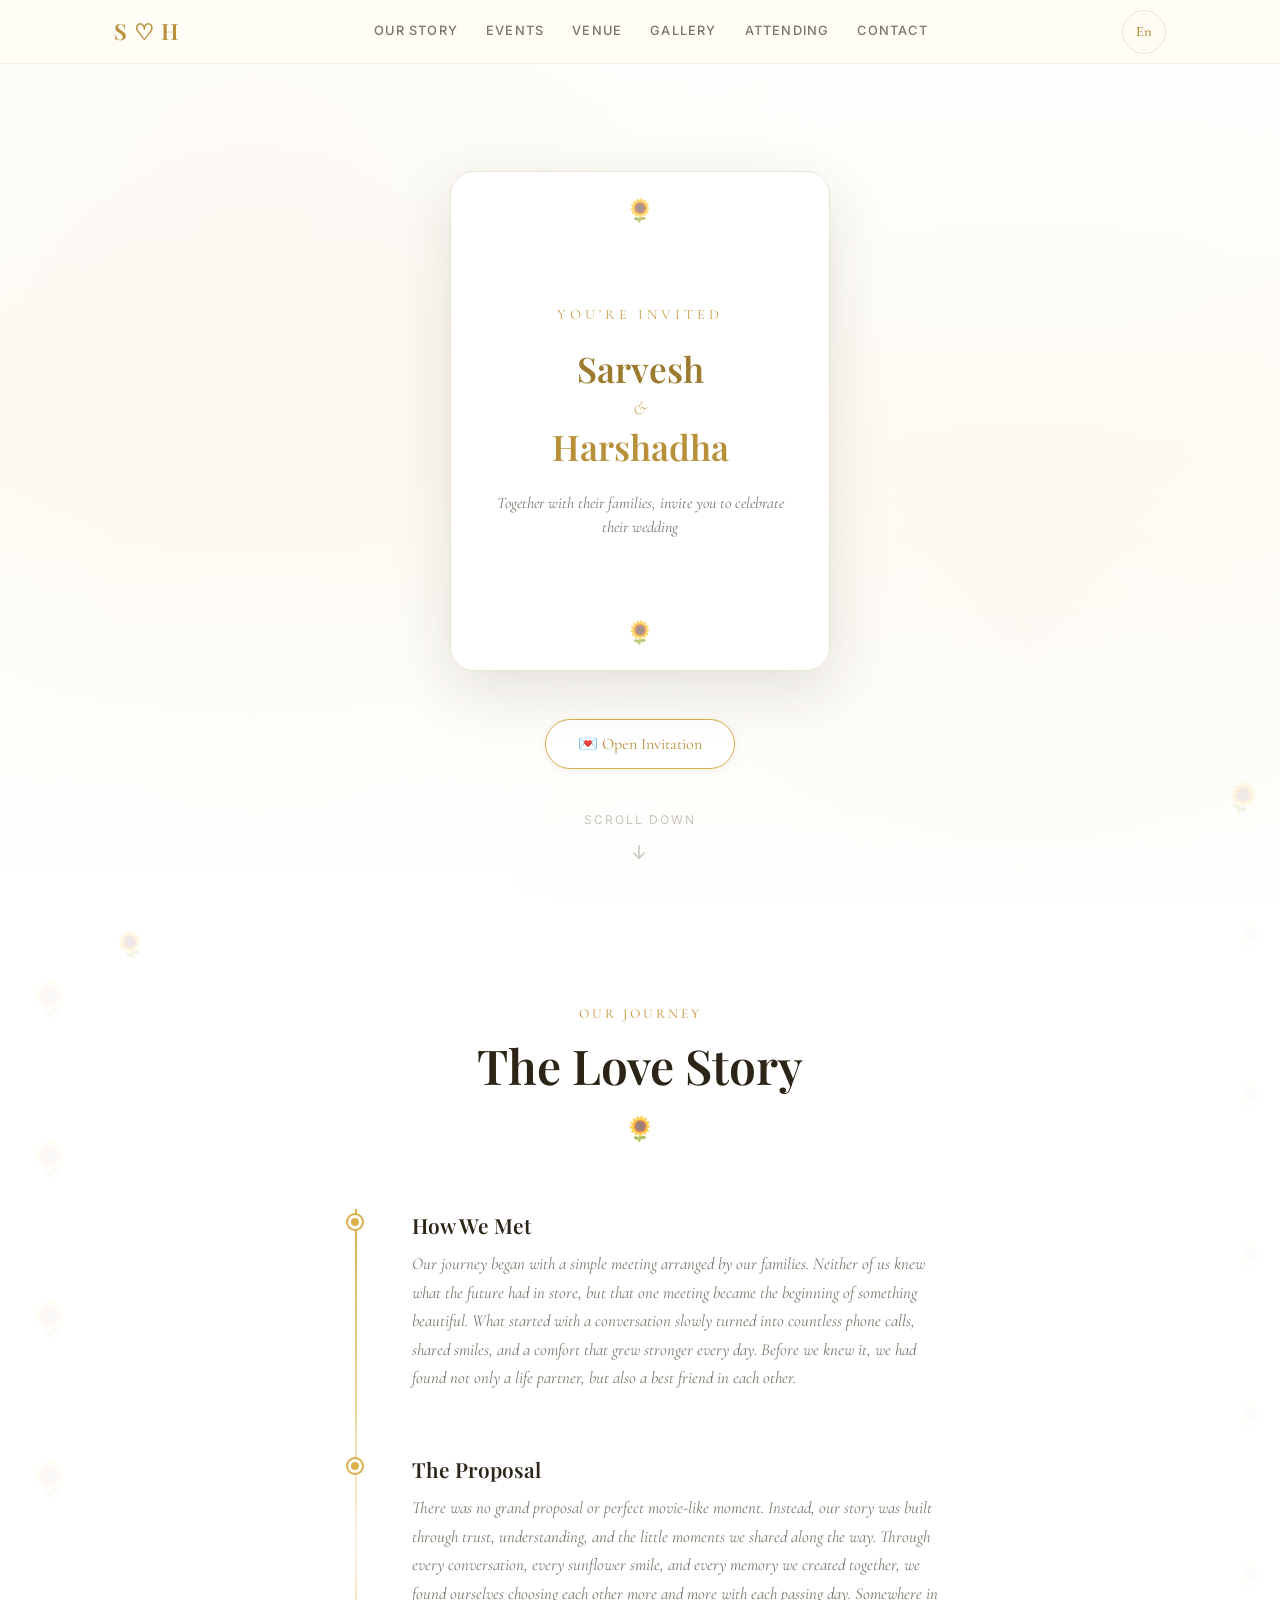
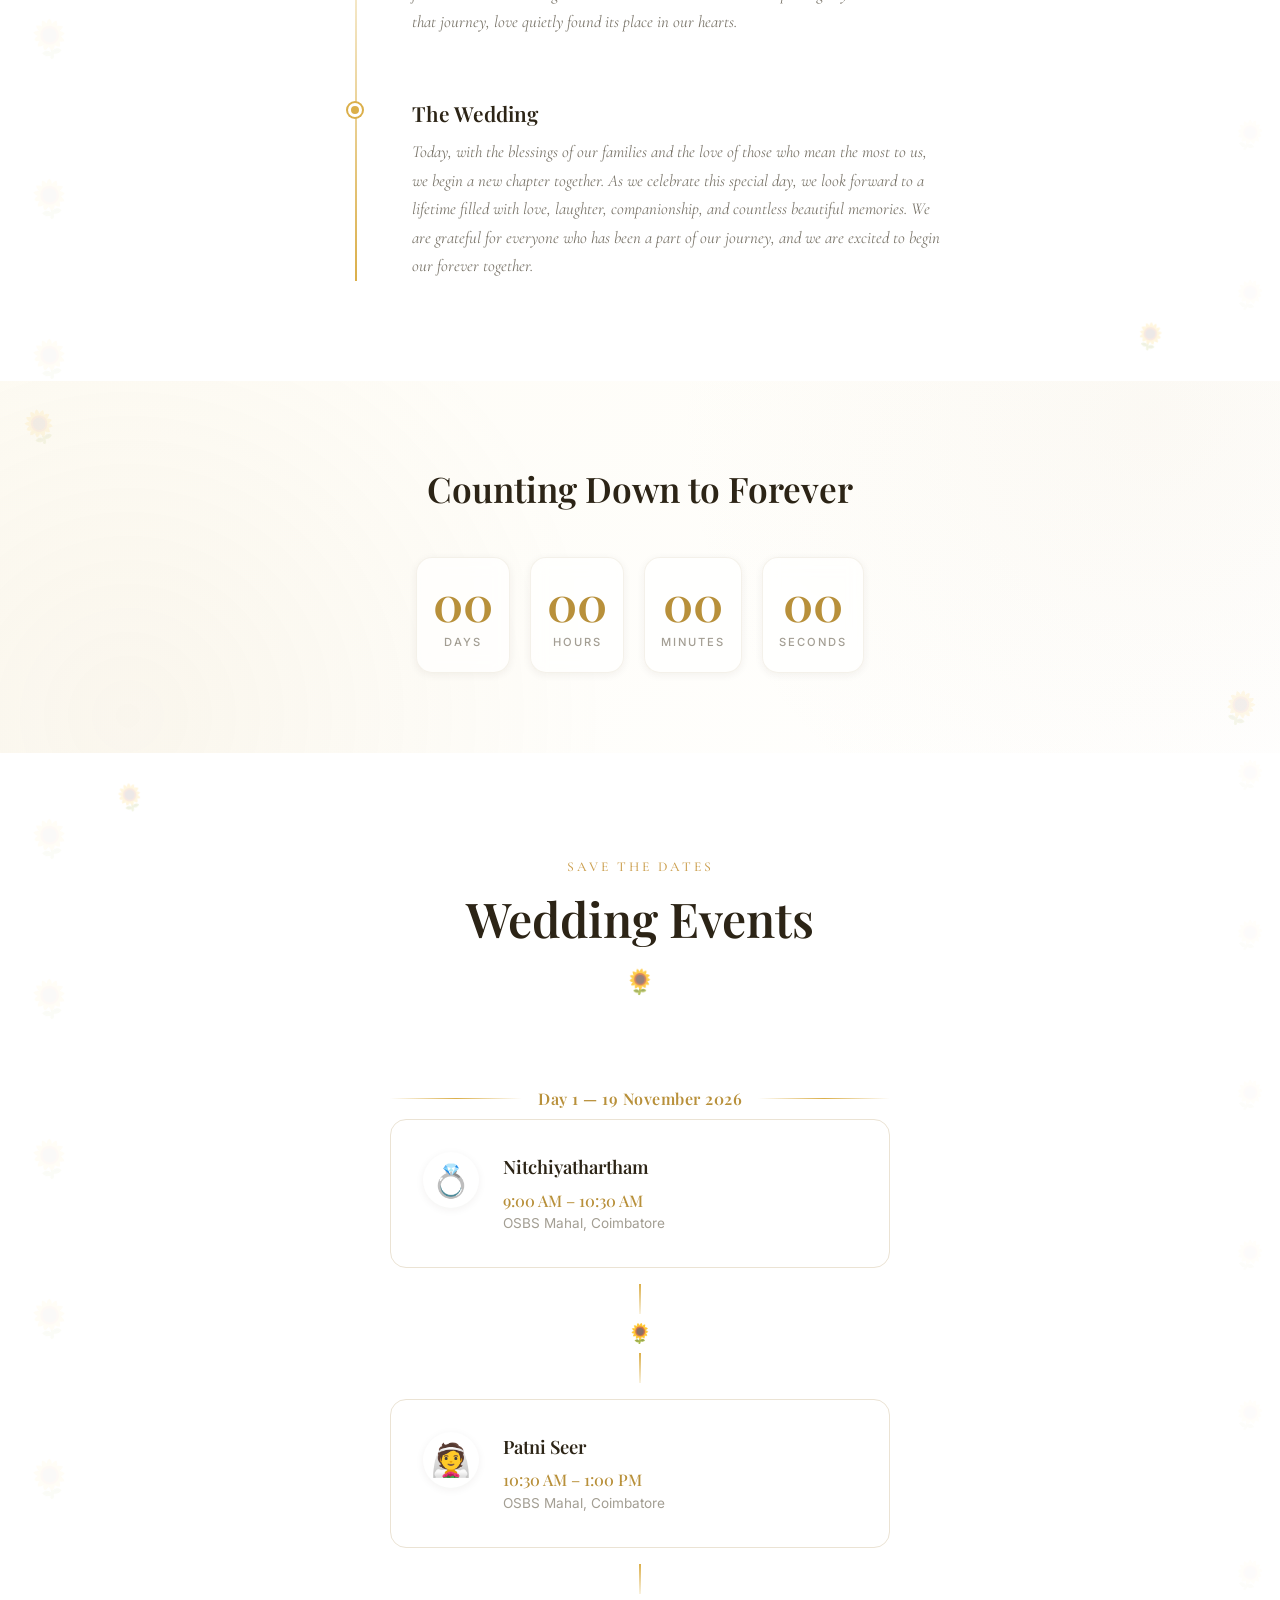
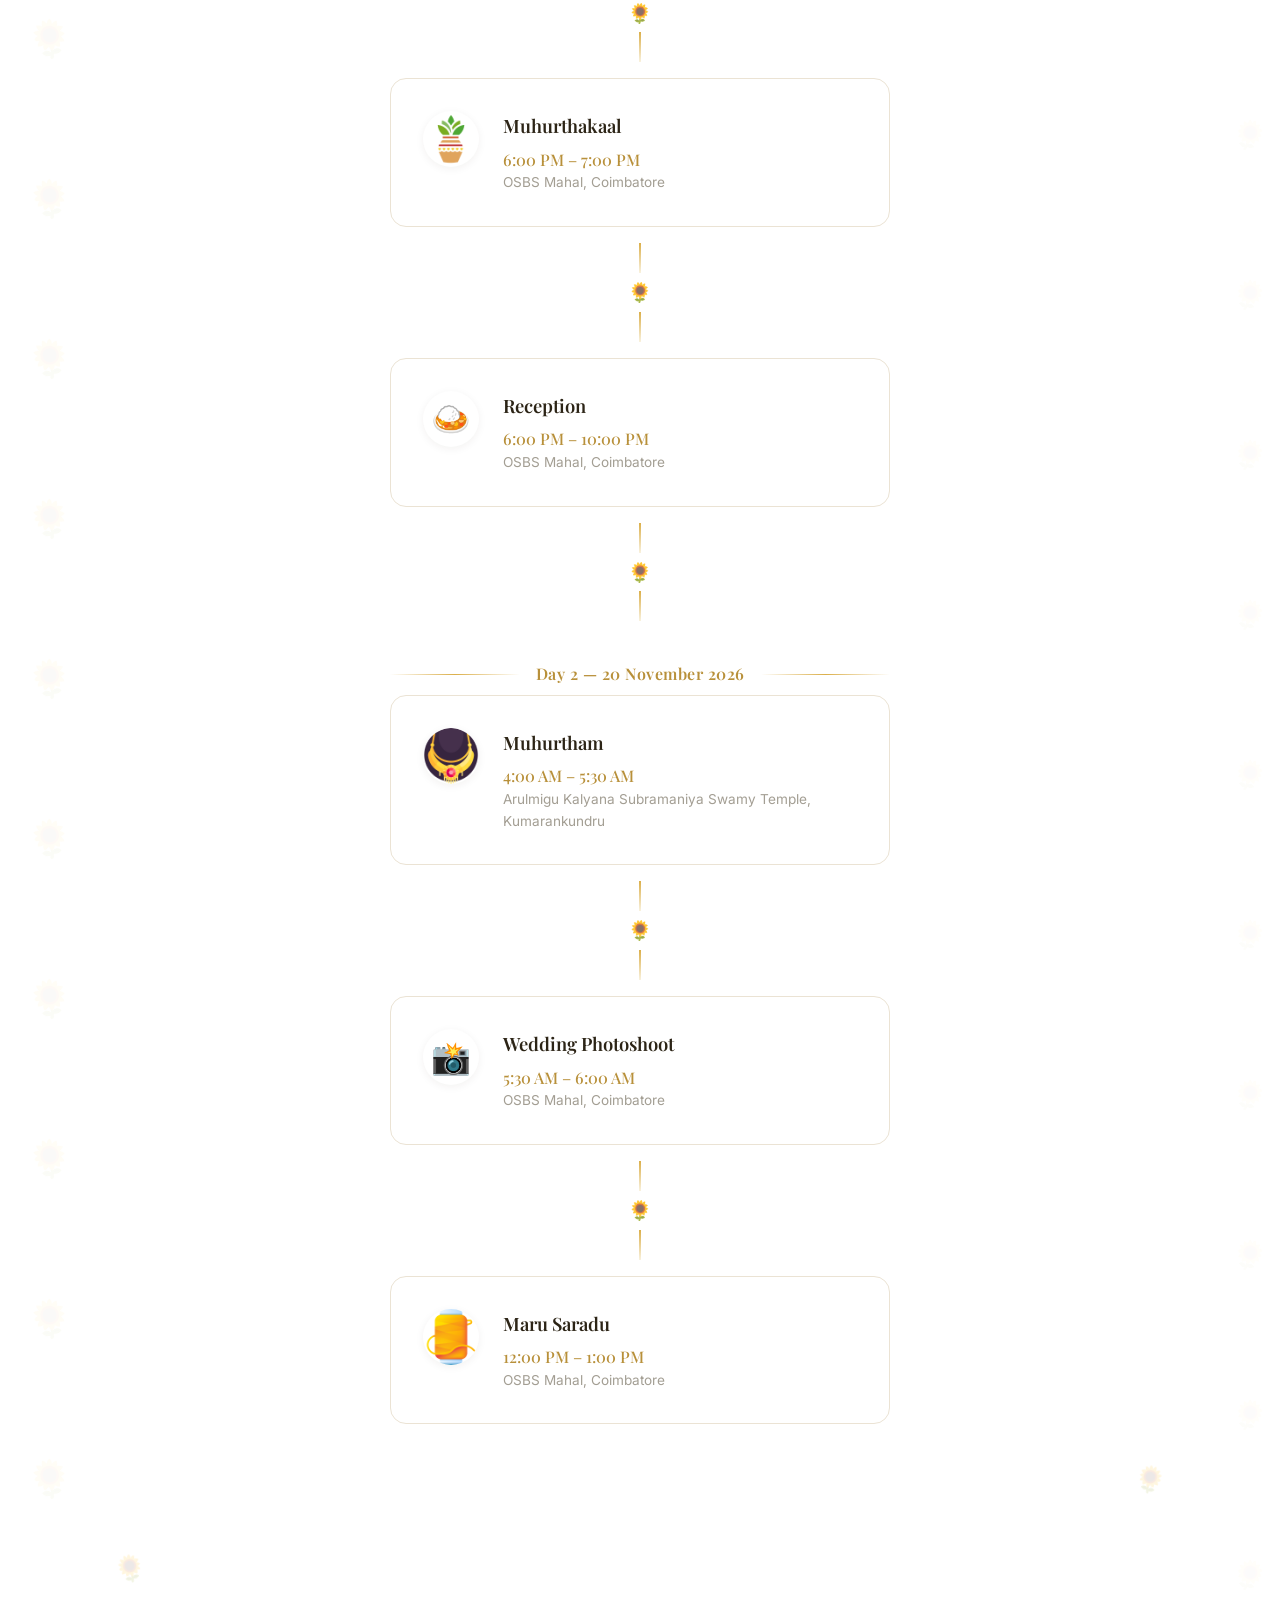
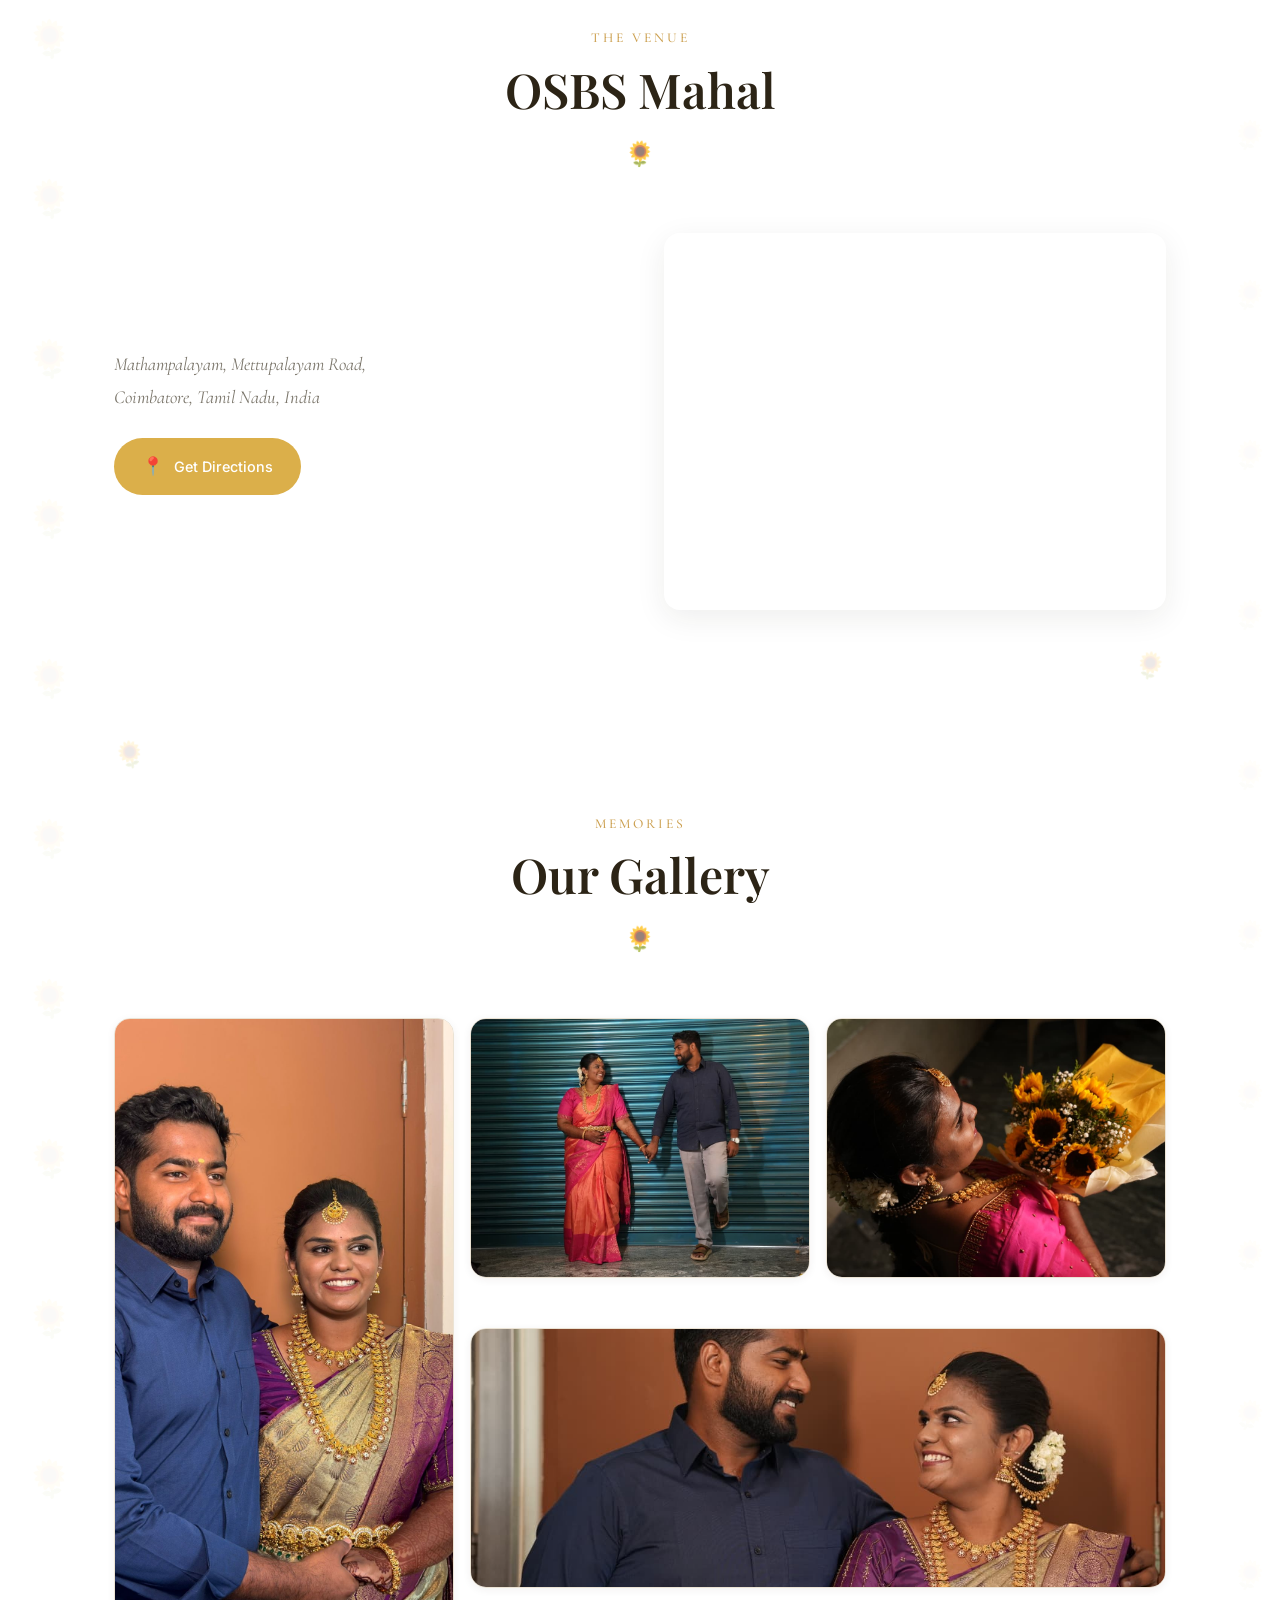
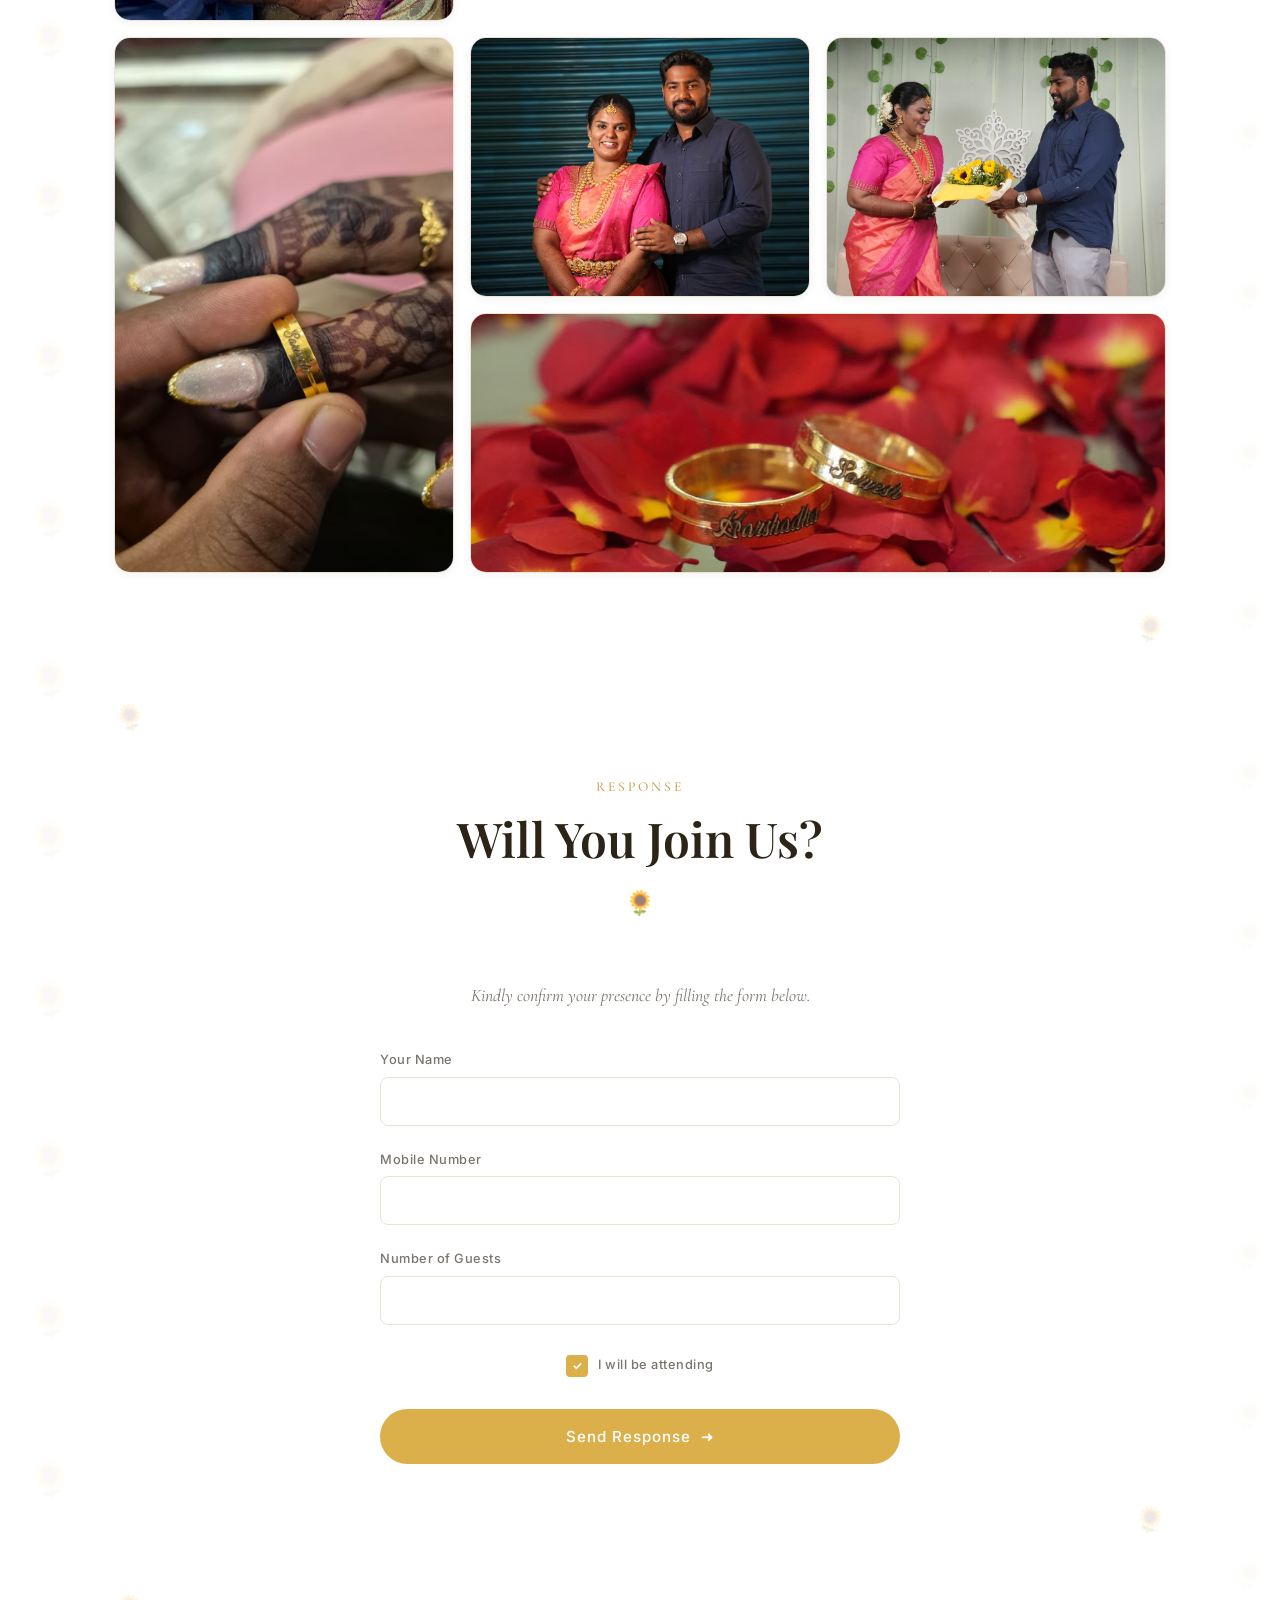
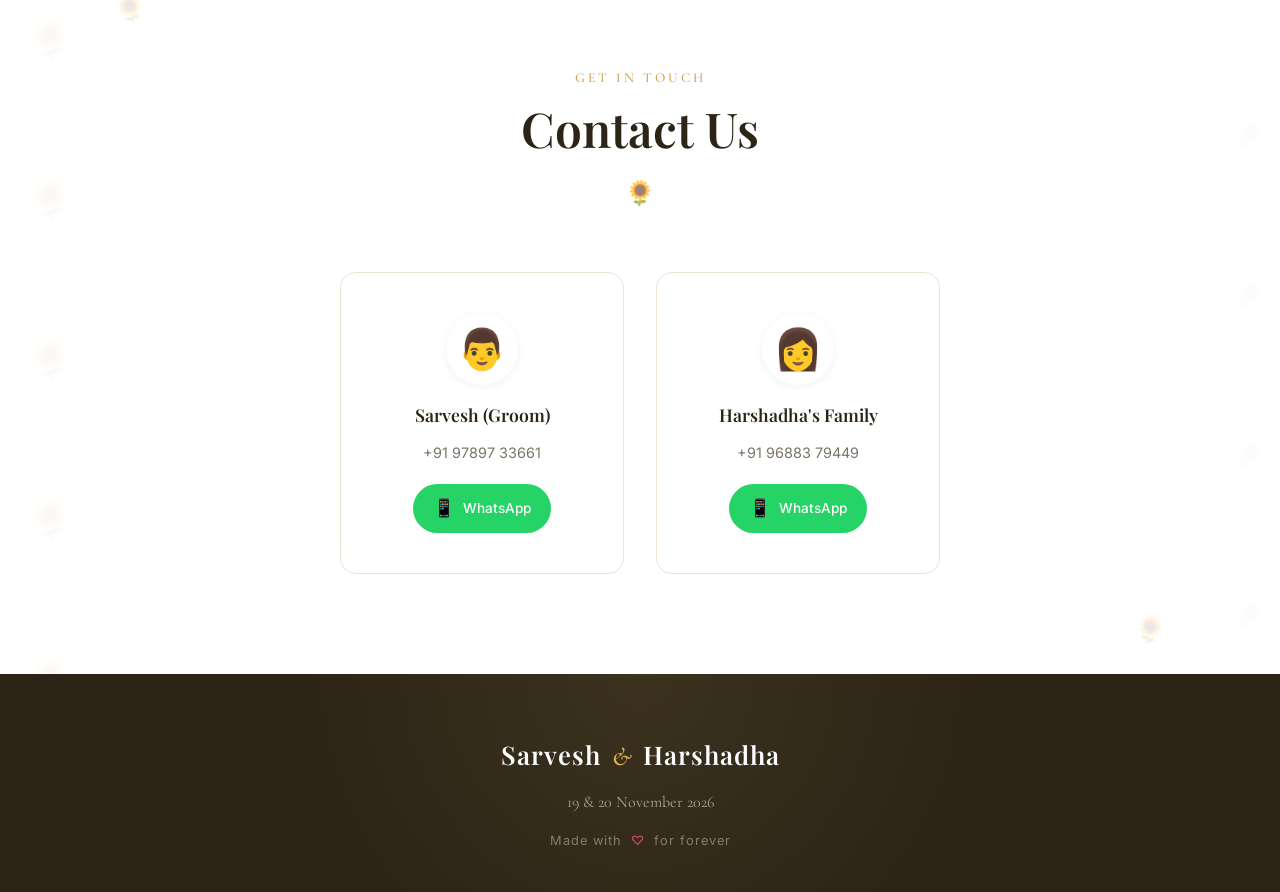
<file: index.html>
<!DOCTYPE html>
<html lang="en" data-lang="en">
<head>
  <meta charset="UTF-8" />
  <meta name="viewport" content="width=device-width, initial-scale=1.0" />
  <title>Sarvesh ♡ Harshadha - Wedding Invitation</title>
  <meta name="description" content="Join us in celebrating the wedding of Sarvesh and Harshadha. Reception: 19 Nov 2026 | Wedding: 20 Nov 2026 | Coimbatore" />
  <meta name="theme-color" content="#FFF5E1" />

  <!-- Open Graph -->
  <meta property="og:title" content="Sarvesh ♡ Harshadha - Wedding Invitation" />
  <meta property="og:description" content="Join us in celebrating the wedding of Sarvesh and Harshadha. Reception: 19 Nov 2026 | Wedding: 20 Nov 2026" />
  <meta property="og:image" content="https://sarveshpatt.github.io/wedding/images/gallery/gallery-1.jpg" />
  <meta property="og:url" content="https://sarveshpatt.github.io/wedding/" />
  <meta property="og:type" content="website" />
  <meta property="og:locale" content="en_US" />

  <!-- Twitter Card -->
  <meta name="twitter:card" content="summary_large_image" />
  <meta name="twitter:title" content="Sarvesh ♡ Harshadha - Wedding Invitation" />
  <meta name="twitter:description" content="Join us in celebrating the wedding of Sarvesh and Harshadha." />

  <!-- Favicon -->
  <link rel="icon" type="image/svg+xml" href="data:image/svg+xml,%3Csvg xmlns='http://www.w3.org/2000/svg' viewBox='0 0 100 100'%3E%3Ctext y='.9em' font-size='90'%3E💒%3C/text%3E%3C/svg%3E" />

  <!-- Fonts -->
  <link rel="preconnect" href="https://fonts.googleapis.com" />
  <link rel="preconnect" href="https://fonts.gstatic.com" crossorigin />
  <link href="https://fonts.googleapis.com/css2?family=Playfair+Display:ital,wght@0,400;0,500;0,600;0,700;1,400;1,500&family=Cormorant+Garamond:ital,wght@0,300;0,400;0,500;0,600;1,300;1,400;1,500&family=Inter:wght@300;400;500;600&display=swap" rel="stylesheet" />

  <!-- Styles -->
  <link rel="stylesheet" href="styles.css" />
</head>
<body>

  <!-- ========== STICKY NAV ========== -->
  <nav class="navbar" id="navbar" role="navigation" aria-label="Main navigation">
    <div class="nav-container">
      <a href="#hero" class="nav-logo" data-i18n="nav.logo">S ♡ H</a>
      <div class="nav-links" id="navLinks">
        <a href="#story" class="nav-link" data-i18n="nav.story">Our Story</a>
        <a href="#events" class="nav-link" data-i18n="nav.events">Events</a>
        <a href="#venue" class="nav-link" data-i18n="nav.venue">Venue</a>
        <a href="#gallery" class="nav-link" data-i18n="nav.gallery">Gallery</a>
        <a href="#rsvp" class="nav-link" data-i18n="nav.rsvp">Attending</a>
        <a href="#contact" class="nav-link" data-i18n="nav.contact">Contact</a>
      </div>
      <div class="nav-actions">
        <button class="lang-toggle" id="langToggle" aria-label="Switch language">
          <span class="lang-en">த</span>
          <span class="lang-ta">En</span>
        </button>
        <button class="nav-hamburger" id="navHamburger" aria-label="Toggle menu" aria-expanded="false">
          <span class="hamburger-line"></span>
          <span class="hamburger-line"></span>
          <span class="hamburger-line"></span>
        </button>
      </div>
    </div>
  </nav>

  <!-- ========== HERO SECTION ========== -->
  <section class="hero" id="hero">
    <div class="hero-bg-pattern"></div>
    <div class="hero-content">
      <div class="invitation-card" id="invitationCard">
        <div class="card-inner">
          <div class="card-front">
            <div class="card-ornament top-ornament">🌻</div>
            <p class="card-label" data-i18n="hero.youreInvited">You're Invited</p>
            <div class="card-names">
                <span class="card-name groom" data-i18n="names.groom">Sarvesh</span>
              <span class="card-ampersand">&amp;</span>
                <span class="card-name bride" data-i18n="names.bride">Harshadha</span>
              </div>
            <p class="card-subtitle" data-i18n="hero.inviteText">Together with their families, invite you to celebrate their wedding</p>
            <div class="card-ornament bottom-ornament">🌻</div>
          </div>
          <div class="card-back">
            <div class="card-back-content">
              <p class="card-back-label" data-i18n="hero.cordiallyInvite">We Cordially Invite You</p>
              <div class="card-names-back">
              <span class="card-name groom" data-i18n="names.groom">Sarvesh</span>
                <span class="card-ampersand">&amp;</span>
              <span class="card-name bride" data-i18n="names.bride">Harshadha</span>
              </div>
              <div class="card-dates">
                <div class="card-date-item">
                  <p class="date-label" data-i18n="hero.reception">Reception</p>
                  <p class="date-value">6 PM, 19 Nov 2026</p>
                </div>
                <div class="card-date-divider"></div>
                <div class="card-date-item">
                  <p class="date-label" data-i18n="hero.wedding">Wedding</p>
                  <p class="date-value">4:30 AM, 20 Nov 2026</p>
                </div>
              </div>
            </div>
          </div>
        </div>
      </div>
      <button class="hero-open-btn" id="heroOpenBtn" data-i18n="hero.openInvitation">💌 Open Invitation</button>
    </div>
    <div class="scroll-indicator" id="scrollIndicator">
      <span data-i18n="hero.scrollDown">Scroll Down</span>
      <div class="scroll-arrow">↓</div>
    </div>
  </section>

  <!-- ========== COUPLE STORY ========== -->
  <section class="section story-section" id="story">
    <div class="section-header">
      <span class="section-tag" data-i18n="story.tag">Our Journey</span>
      <h2 class="section-title" data-i18n="story.title">The Love Story</h2>
      <div class="section-divider">🌻</div>
    </div>
    <div class="story-timeline">
      <div class="timeline-item reveal">
        <div class="timeline-dot"></div>
        <div class="timeline-content">
          <h3 data-i18n="story.milestone1.title">How We Met</h3>
          <p data-i18n="story.milestone1.desc">Our journey began with a simple meeting arranged by our families. Neither of us knew what the future had in store, but that one meeting became the beginning of something beautiful. What started with a conversation slowly turned into countless phone calls, shared smiles, and a comfort that grew stronger every day. Before we knew it, we had found not only a life partner, but also a best friend in each other.</p>
        </div>
      </div>
      <div class="timeline-item reveal">
        <div class="timeline-dot"></div>
        <div class="timeline-content">
          <h3 data-i18n="story.milestone2.title">The Proposal</h3>
          <p data-i18n="story.milestone2.desc">There was no grand proposal or perfect movie-like moment. Instead, our story was built through trust, understanding, and the little moments we shared along the way. Through every conversation, every sunflower smile, and every memory we created together, we found ourselves choosing each other more and more with each passing day. Somewhere in that journey, love quietly found its place in our hearts.</p>
        </div>
      </div>
      <div class="timeline-item reveal">
        <div class="timeline-dot"></div>
        <div class="timeline-content">
          <h3 data-i18n="story.milestone3.title">The Wedding</h3>
          <p data-i18n="story.milestone3.desc">Today, with the blessings of our families and the love of those who mean the most to us, we begin a new chapter together. As we celebrate this special day, we look forward to a lifetime filled with love, laughter, companionship, and countless beautiful memories. We are grateful for everyone who has been a part of our journey, and we are excited to begin our forever together.</p>
        </div>
      </div>
    </div>
  </section>

  <!-- ========== COUNTDOWN ========== -->
  <section class="section countdown-section">
    <div class="countdown-bg-pattern"></div>
    <div class="countdown-content">
      <h2 class="countdown-title" data-i18n="countdown.title">Counting Down to Forever</h2>
      <div class="countdown-grid" id="countdown">
        <div class="countdown-item">
          <span class="countdown-number" id="countDays">00</span>
          <span class="countdown-label" data-i18n="countdown.days">Days</span>
        </div>
        <div class="countdown-item">
          <span class="countdown-number" id="countHours">00</span>
          <span class="countdown-label" data-i18n="countdown.hours">Hours</span>
        </div>
        <div class="countdown-item">
          <span class="countdown-number" id="countMinutes">00</span>
          <span class="countdown-label" data-i18n="countdown.minutes">Minutes</span>
        </div>
        <div class="countdown-item">
          <span class="countdown-number" id="countSeconds">00</span>
          <span class="countdown-label" data-i18n="countdown.seconds">Seconds</span>
        </div>
      </div>
    </div>
  </section>

  <!-- ========== EVENTS TIMELINE ========== -->
  <section class="section events-section" id="events">
    <div class="section-header">
      <span class="section-tag" data-i18n="events.tag">Save the Dates</span>
      <h2 class="section-title" data-i18n="events.title">Wedding Events</h2>
      <div class="section-divider">🌻</div>
    </div>
    <div class="events-timeline">

      <!-- Day 1 -->
      <div class="events-day-header reveal">
        <div class="day-header-line"></div>
        <h3 class="day-title" data-i18n="events.day1">Day 1 — 19 November 2026</h3>
        <div class="day-header-line"></div>
      </div>

      <div class="event-card-wrapper reveal">
        <div class="event-card">
          <div class="event-icon">💍</div>
          <div class="event-details">
            <div class="event-label" data-i18n="events.nitchiyathartham">Nitchiyathartham</div>
            <p class="event-time">9:00 AM – 10:30 AM</p>
            <p class="event-venue" data-i18n="events.reception.venue">OSBS Mahal, Coimbatore</p>
          </div>
        </div>
      </div>

      <div class="timeline-connector">
        <div class="connector-line"></div>
        <div class="connector-ornament">🌻</div>
        <div class="connector-line"></div>
      </div>

      <div class="event-card-wrapper reveal">
        <div class="event-card">
          <div class="event-icon">👰</div>
          <div class="event-details">
            <div class="event-label" data-i18n="events.patniSeer">Patni Seer</div>
            <p class="event-time">10:30 AM – 1:00 PM</p>
            <p class="event-venue" data-i18n="events.reception.venue">OSBS Mahal, Coimbatore</p>
          </div>
        </div>
      </div>

      <div class="timeline-connector">
        <div class="connector-line"></div>
        <div class="connector-ornament">🌻</div>
        <div class="connector-line"></div>
      </div>

      <div class="event-card-wrapper reveal">
        <div class="event-card">
          <div class="event-icon"><img src="images/muhurthakaal.png" alt="Muhurthakaal" class="event-icon-img" /></div>
          <div class="event-details">
            <div class="event-label" data-i18n="events.muhurthakaal">Muhurthakaal</div>
            <p class="event-time">6:00 PM – 7:00 PM</p>
            <p class="event-venue" data-i18n="events.reception.venue">OSBS Mahal, Coimbatore</p>
          </div>
        </div>
      </div>

      <div class="timeline-connector">
        <div class="connector-line"></div>
        <div class="connector-ornament">🌻</div>
        <div class="connector-line"></div>
      </div>

      <div class="event-card-wrapper reveal">
        <div class="event-card">
          <div class="event-icon">🍛</div>
          <div class="event-details">
            <div class="event-label" data-i18n="events.reception.label">Reception</div>
            <p class="event-time">6:00 PM – 10:00 PM</p>
            <p class="event-venue" data-i18n="events.reception.venue">OSBS Mahal, Coimbatore</p>
          </div>
        </div>
      </div>

      <!-- Day 2 Connector -->
      <div class="timeline-connector">
        <div class="connector-line"></div>
        <div class="connector-ornament">🌻</div>
        <div class="connector-line"></div>
      </div>

      <!-- Day 2 -->
      <div class="events-day-header reveal">
        <div class="day-header-line"></div>
        <h3 class="day-title" data-i18n="events.day2">Day 2 — 20 November 2026</h3>
        <div class="day-header-line"></div>
      </div>

      <div class="event-card-wrapper reveal">
        <div class="event-card">
          <div class="event-icon"><img src="images/Muhurtham.png" alt="Muhurtham" class="event-icon-img" /></div>
          <div class="event-details">
            <div class="event-label" data-i18n="events.muhurtham">Muhurtham</div>
            <p class="event-time">4:00 AM – 5:30 AM</p>
            <p class="event-venue" data-i18n="events.muhurtham.venue">Arulmigu Kalyana Subramaniya Swamy Temple, Kumarankundru</p>
          </div>
        </div>
      </div>

      <div class="timeline-connector">
        <div class="connector-line"></div>
        <div class="connector-ornament">🌻</div>
        <div class="connector-line"></div>
      </div>

      <div class="event-card-wrapper reveal">
        <div class="event-card">
          <div class="event-icon">📸</div>
          <div class="event-details">
            <div class="event-label" data-i18n="events.returnToMandapam">Wedding Photoshoot</div>
            <p class="event-time">5:30 AM – 6:00 AM</p>
            <p class="event-venue" data-i18n="events.reception.venue">OSBS Mahal, Coimbatore</p>
          </div>
        </div>
      </div>

      <div class="timeline-connector">
        <div class="connector-line"></div>
        <div class="connector-ornament">🌻</div>
        <div class="connector-line"></div>
      </div>

      <div class="event-card-wrapper reveal">
        <div class="event-card">
          <div class="event-icon"><img src="images/maru-saradu.png" alt="Maru Saradu" class="event-icon-img" /></div>
          <div class="event-details">
            <div class="event-label" data-i18n="events.maruSaradu">Maru Saradu</div>
            <p class="event-time">12:00 PM – 1:00 PM</p>
            <p class="event-venue" data-i18n="events.reception.venue">OSBS Mahal, Coimbatore</p>
          </div>
        </div>
      </div>

    </div>
  </section>

  <!-- ========== VENUE SECTION ========== -->
  <section class="section venue-section" id="venue">
    <div class="section-header">
      <span class="section-tag" data-i18n="venue.tag">The Venue</span>
      <h2 class="section-title" data-i18n="venue.title">OSBS Mahal</h2>
      <div class="section-divider">🌻</div>
    </div>
    <div class="venue-content reveal">
      <div class="venue-info">
        <p class="venue-address" data-i18n="venue.address">
          Mathampalayam, Mettupalayam Road,<br />
          Coimbatore, Tamil Nadu, India
        </p>
        <a href="https://www.google.com/maps/dir/?api=1&amp;destination=11.201304%2C76.96496" target="_blank" rel="noopener noreferrer" class="venue-btn">
          <span class="btn-icon">📍</span>
          <span data-i18n="venue.directions">Get Directions</span>
        </a>
      </div>
      <div class="venue-map">
        <iframe
          src="https://www.google.com/maps/embed?pb=!1m18!1m12!1m3!1d15666.788291665512!2d76.96496!3d11.201304!2m3!1f0!2f0!3f0!3m2!1i1024!2i768!4f13.1!3m3!1m2!1s0x3ba8f10001cadbad%3A0xcb2201952dab23b4!2sOSBS+Mahal!5e0!3m2!1sen!2sin"
          style="border:0;"
          allowfullscreen=""
          loading="lazy"
          referrerpolicy="no-referrer-when-downgrade"
          title="OSBS Mahal Location">
        </iframe>
      </div>
    </div>
  </section>

  <!-- ========== GALLERY ========== -->
  <section class="section gallery-section" id="gallery">
    <div class="section-header">
      <span class="section-tag" data-i18n="gallery.tag">Memories</span>
      <h2 class="section-title" data-i18n="gallery.title">Our Gallery</h2>
      <div class="section-divider">🌻</div>
    </div>
    <div class="gallery-grid">
      <div class="gallery-card reveal gallery-card-tall">
        <img src="images/gallery/gallery-6.jpg" alt="Couple photo" loading="lazy">
      </div>
      <div class="gallery-card reveal">
        <img src="images/gallery/gallery-1.jpg" alt="Couple photo" loading="lazy">
      </div>
      <div class="gallery-card reveal">
        <img src="images/gallery/gallery-2.jpg" alt="Couple photo" loading="lazy">
      </div>
      <div class="gallery-card reveal gallery-card-wide">
        <img src="images/gallery/gallery-3.jpg" alt="Couple photo" loading="lazy">
      </div>
      <div class="gallery-card reveal gallery-card-tall">
        <img src="images/gallery/gallery-7.jpg" alt="Couple photo" loading="lazy">
      </div>
      <div class="gallery-card reveal">
        <img src="images/gallery/gallery-4.jpg" alt="Couple photo" loading="lazy">
      </div>
      <div class="gallery-card reveal gallery-card-wide">
        <img src="images/gallery/gallery-8.jpg" alt="Couple photo" loading="lazy">
      </div>
      <div class="gallery-card reveal">
        <img src="images/gallery/gallery-5.jpg" alt="Couple photo" loading="lazy">
      </div>
    </div>
  </section>

  <!-- ========== RSVP ========== -->
  <section class="section rsvp-section" id="rsvp">
    <div class="section-header">
      <span class="section-tag" data-i18n="rsvp.tag">Response</span>
      <h2 class="section-title" data-i18n="rsvp.title">Will You Join Us?</h2>
      <div class="section-divider">🌻</div>
    </div>
    <div class="rsvp-content reveal">
      <p class="rsvp-intro" data-i18n="rsvp.intro">Kindly confirm your presence by filling the form below.</p>
      <form class="rsvp-form" id="rsvpForm" novalidate>
        <input type="text" name="_gotcha" style="display:none" tabindex="-1" autocomplete="off" />
        <div class="form-group">
          <label for="guestName" data-i18n="rsvp.name">Your Name</label>
          <input type="text" id="guestName" name="name" required />
        </div>
        <div class="form-group">
          <label for="guestMobile" data-i18n="rsvp.mobile">Mobile Number</label>
          <input type="tel" id="guestMobile" name="mobile" required pattern="[0-9]{10}" />
        </div>
        <div class="form-group">
          <label for="guestCount" data-i18n="rsvp.guests">Number of Guests</label>
          <input type="number" id="guestCount" name="guests" required min="1" max="50" step="1" inputmode="numeric" />
          <span class="form-focus"></span>
        </div>
        <div class="form-group checkbox-group">
          <label class="checkbox-label">
            <input type="checkbox" name="attending" id="attendingCheck" checked />
            <span class="checkbox-custom"></span>
            <span data-i18n="rsvp.attending">I will be attending</span>
          </label>
        </div>
        <button type="submit" class="rsvp-submit" data-i18n="rsvp.submit">
          <span>Send Response</span>
          <span class="submit-icon">➜</span>
        </button>
      </form>
      <div class="rsvp-success" id="rsvpSuccess">
        <div class="success-icon">✅</div>
        <h3 data-i18n="rsvp.success.title">Thank You!</h3>
        <p data-i18n="rsvp.success.desc">Your response has been recorded. We look forward to celebrating with you!</p>
      </div>
    </div>
  </section>

  <!-- ========== CONTACT ========== -->
  <section class="section contact-section" id="contact">
    <div class="section-header">
      <span class="section-tag" data-i18n="contact.tag">Get in Touch</span>
      <h2 class="section-title" data-i18n="contact.title">Contact Us</h2>
      <div class="section-divider">🌻</div>
    </div>
    <div class="contact-content reveal">
      <div class="contact-card">
        <div class="contact-avatar">👨</div>
        <h3 class="contact-name" data-i18n="contact.groom">Sarvesh (Groom)</h3>
        <a href="tel:+919789733661" class="contact-phone">+91 97897 33661</a>
        <a href="https://wa.me/919789733661?text=Hi%20Sarvesh!%20Regarding%20the%20wedding" target="_blank" rel="noopener noreferrer" class="contact-whatsapp">
          <span class="wa-icon">📱</span>
          <span data-i18n="contact.whatsapp">WhatsApp</span>
        </a>
      </div>
      <div class="contact-card">
        <div class="contact-avatar">👩</div>
        <h3 class="contact-name" data-i18n="contact.bride">Harshadha's Family</h3>
        <a href="tel:+919688379449" class="contact-phone">+91 96883 79449</a>
        <a href="https://wa.me/919688379449?text=Hi!%20Regarding%20Sarvesh%20and%20Harshadha's%20wedding" target="_blank" rel="noopener noreferrer" class="contact-whatsapp">
          <span class="wa-icon">📱</span>
          <span data-i18n="contact.whatsapp">WhatsApp</span>
        </a>
      </div>
    </div>
  </section>

  <!-- ========== FOOTER ========== -->
  <footer class="footer">
    <div class="footer-pattern"></div>
    <div class="footer-content">
      <div class="footer-names"><span data-i18n="names.groom">Sarvesh</span> <span class="footer-ampersand">&amp;</span> <span data-i18n="names.bride">Harshadha</span></div>
      <p class="footer-date" data-i18n="footer.date">19 & 20 November 2026</p>
      <p class="footer-made-with">
        <span data-i18n="footer.madeWith">Made with</span>
        <span class="footer-heart">♡</span>
        <span data-i18n="footer.forever">for forever</span>
      </p>
    </div>
  </footer>

  <!-- ========== SCRIPTS ========== -->
  <script src="script.js"></script>
</body>
</html>
</file>
<file: styles.css>
/* ============================================
   Sarvesh ♡ Harshadha — Wedding Invitation
   styles.css
   ============================================ */

/* ----- RESET & BASE ----- */
*, *::before, *::after {
  margin: 0;
  padding: 0;
  box-sizing: border-box;
}

:root {
  --yellow-50: #FFFFFF;
  --yellow-100: #FEFCF5;
  --yellow-200: #F9F2DF;
  --yellow-300: #EEDAA8;
  --yellow-400: #E8C76A;
  --gold-300: #DBAF4A;
  --gold-400: #CCA050;
  --gold-500: #B8903A;
  --gold-600: #9C7A2E;
  --cream: #FDFBF7;
  --off-white: #FCFAF5;
  --white: #FFFFFF;
  --text-primary: #2C2416;
  --text-secondary: #7A756A;
  --text-light: #A39E93;
  --border-light: #EBE3D4;
  --shadow-sm: 0 2px 8px rgba(44, 36, 22, 0.06);
  --shadow-md: 0 8px 30px rgba(44, 36, 22, 0.08);
  --shadow-lg: 0 20px 60px rgba(44, 36, 22, 0.12);
  --radius-sm: 8px;
  --radius-md: 16px;
  --radius-lg: 24px;
  --radius-xl: 32px;
  --font-display: 'Playfair Display', Georgia, serif;
  --font-elegant: 'Cormorant Garamond', 'Georgia', serif;
  --font-body: 'Inter', -apple-system, BlinkMacSystemFont, 'Segoe UI', sans-serif;
  --nav-height: 64px;
  --max-width: 1100px;
  --transition: 0.4s cubic-bezier(0.25, 0.46, 0.45, 0.94);
}

html {
  scroll-behavior: smooth;
  scroll-padding-top: var(--nav-height);
}

body {
  font-family: var(--font-body);
  color: var(--text-primary);
  background: var(--yellow-50);
  background-image: url("data:image/svg+xml,%3Csvg xmlns='http://www.w3.org/2000/svg' width='160' height='160' viewBox='0 0 160 160'%3E%3Ctext x='30' y='55' font-size='36' opacity='0.04' transform='rotate(-10,30,55)'%3E🌻%3C/text%3E%3Ctext x='110' y='140' font-size='28' opacity='0.025' transform='rotate(15,110,140)'%3E🌻%3C/text%3E%3C/svg%3E");
  background-repeat: repeat;
  line-height: 1.6;
  -webkit-font-smoothing: antialiased;
  -moz-osx-font-smoothing: grayscale;
}

img { max-width: 100%; display: block; }
a { text-decoration: none; color: inherit; }
button { cursor: pointer; border: none; background: none; font-family: inherit; }
input, select, textarea { font-family: inherit; font-size: inherit; }

/* ----- UTILITY ----- */
.section {
  padding: 100px 24px;
  max-width: var(--max-width);
  margin: 0 auto;
}

.section-header {
  text-align: center;
  margin-bottom: 60px;
}

.section-tag {
  display: inline-block;
  font-family: var(--font-elegant);
  font-size: 0.85rem;
  letter-spacing: 3px;
  text-transform: uppercase;
  color: var(--gold-400);
  margin-bottom: 12px;
  font-weight: 500;
}

.section-title {
  font-family: var(--font-display);
  font-size: clamp(2rem, 5vw, 3rem);
  font-weight: 600;
  color: var(--text-primary);
  line-height: 1.2;
  margin-bottom: 16px;
}

.section-divider {
  font-size: 1.5rem;
  opacity: 0.7;
}

/* ----- SUNFLOWER CORNER DECORATIONS ----- */
.section {
  position: relative;
}

.section::before,
.section::after {
  position: absolute;
  font-size: 1.6rem;
  opacity: 0.12;
  pointer-events: none;
  z-index: 0;
}

.section::before {
  content: '🌻';
  top: 24px;
  left: 24px;
  transform: rotate(-15deg);
}

.section::after {
  content: '🌻';
  bottom: 24px;
  right: 24px;
  transform: rotate(15deg) scaleX(-1);
}

.countdown-section::before {
  content: '🌻';
  top: 20px;
  left: 20px;
  font-size: 2rem;
  opacity: 0.08;
  transform: rotate(-20deg);
}

.countdown-section::after {
  content: '🌻';
  bottom: 20px;
  right: 20px;
  font-size: 2rem;
  opacity: 0.08;
  transform: rotate(20deg) scaleX(-1);
}

/* ----- REVEAL ANIMATION ----- */
.reveal {
  opacity: 0;
  transform: translateY(40px);
  transition: opacity 0.8s ease, transform 0.8s ease;
}

.reveal.visible {
  opacity: 1;
  transform: translateY(0);
}

/* ==========================================
   NAVBAR
   ========================================== */
.navbar {
  position: fixed;
  top: 0;
  left: 0;
  width: 100%;
  height: var(--nav-height);
  z-index: 1000;
  background: rgba(255, 253, 245, 0.92);
  backdrop-filter: blur(12px);
  -webkit-backdrop-filter: blur(12px);
  border-bottom: 1px solid rgba(237, 232, 220, 0.6);
  transition: var(--transition);
}

.navbar.scrolled {
  box-shadow: 0 2px 20px rgba(44, 36, 22, 0.08);
}

.nav-container {
  max-width: var(--max-width);
  margin: 0 auto;
  padding: 0 24px;
  height: 100%;
  display: flex;
  align-items: center;
  justify-content: space-between;
}

.nav-logo {
  font-family: var(--font-display);
  font-size: 1.4rem;
  font-weight: 600;
  color: var(--gold-500);
  letter-spacing: 1px;
}

.nav-links {
  display: flex;
  gap: 28px;
  align-items: center;
}

.nav-link {
  font-size: 0.8rem;
  font-weight: 500;
  color: var(--text-secondary);
  text-transform: uppercase;
  letter-spacing: 1.2px;
  transition: color 0.3s ease;
  position: relative;
}

.nav-link::after {
  content: '';
  position: absolute;
  bottom: -4px;
  left: 0;
  width: 0;
  height: 1.5px;
  background: var(--gold-400);
  transition: width 0.3s ease;
}

.nav-link:hover,
.nav-link.active {
  color: var(--gold-500);
}

.nav-link:hover::after,
.nav-link.active::after {
  width: 100%;
}

.nav-actions {
  display: flex;
  align-items: center;
  gap: 16px;
}

.lang-toggle {
  width: 44px;
  height: 44px;
  border-radius: 50%;
  background: var(--yellow-100);
  display: flex;
  align-items: center;
  justify-content: center;
  font-family: var(--font-elegant);
  font-size: 0.9rem;
  font-weight: 600;
  color: var(--gold-500);
  transition: var(--transition);
  border: 1px solid var(--border-light);
}

.lang-toggle:hover {
  background: var(--yellow-200);
  transform: scale(1.05);
}

html[data-lang="en"] .lang-toggle .lang-en { display: none; }
html[data-lang="ta"] .lang-toggle .lang-ta { display: none; }

.nav-hamburger {
  display: none;
  flex-direction: column;
  gap: 5px;
  padding: 4px;
}

.hamburger-line {
  width: 22px;
  height: 2px;
  background: var(--text-primary);
  border-radius: 2px;
  transition: var(--transition);
}

.nav-hamburger.active .hamburger-line:nth-child(1) {
  transform: translateY(7px) rotate(45deg);
}

.nav-hamburger.active .hamburger-line:nth-child(2) {
  opacity: 0;
}

.nav-hamburger.active .hamburger-line:nth-child(3) {
  transform: translateY(-7px) rotate(-45deg);
}

/* ==========================================
   HERO
   ========================================== */
.hero {
  min-height: 100vh;
  display: flex;
  flex-direction: column;
  align-items: center;
  justify-content: center;
  position: relative;
  padding: 100px 24px 60px;
  background: linear-gradient(180deg, var(--yellow-50) 0%, var(--yellow-100) 50%, var(--yellow-50) 100%);
  overflow: hidden;
}

.hero-bg-pattern {
  position: absolute;
  top: 0;
  left: 0;
  width: 100%;
  height: 100%;
  background-image:
    radial-gradient(circle at 20% 30%, rgba(201, 169, 110, 0.06) 0%, transparent 50%),
    radial-gradient(circle at 80% 70%, rgba(201, 169, 110, 0.04) 0%, transparent 50%);
  pointer-events: none;
}

.hero::before {
  content: '🌻';
  position: absolute;
  top: 20px;
  left: 20px;
  font-size: 1.8rem;
  opacity: 0.1;
  pointer-events: none;
  z-index: 1;
  transform: rotate(-20deg);
}

.hero::after {
  content: '🌻';
  position: absolute;
  bottom: 80px;
  right: 20px;
  font-size: 1.8rem;
  opacity: 0.1;
  pointer-events: none;
  z-index: 1;
  transform: rotate(20deg) scaleX(-1);
}

.hero-content {
  display: flex;
  flex-direction: column;
  align-items: center;
  gap: 40px;
  position: relative;
  z-index: 1;
}

/* Invitation Card */
.invitation-card {
  width: 340px;
  height: 460px;
  perspective: 1200px;
  cursor: pointer;
}

.card-inner {
  position: relative;
  width: 100%;
  height: 100%;
  transition: transform 1s cubic-bezier(0.4, 0, 0.2, 1);
  transform-style: preserve-3d;
}

.invitation-card.open .card-inner {
  transform: rotateY(180deg);
}

.card-front,
.card-back {
  position: absolute;
  top: 0;
  left: 0;
  width: 100%;
  height: 100%;
  backface-visibility: hidden;
  -webkit-backface-visibility: hidden;
  border-radius: var(--radius-lg);
  display: flex;
  flex-direction: column;
  align-items: center;
  justify-content: center;
  padding: 40px 32px;
  box-shadow: var(--shadow-lg);
}

.card-front {
  background: linear-gradient(145deg, var(--white), var(--yellow-50));
  border: 1px solid var(--border-light);
}

.card-back {
  background: linear-gradient(145deg, var(--yellow-100), var(--yellow-50));
  border: 1px solid var(--border-light);
  transform: rotateY(180deg);
}

.card-ornament {
  font-size: 1.4rem;
  opacity: 0.6;
  position: absolute;
}

.top-ornament { top: 20px; }
.bottom-ornament { bottom: 20px; }

.card-label {
  font-family: var(--font-elegant);
  font-size: 0.9rem;
  letter-spacing: 4px;
  text-transform: uppercase;
  color: var(--gold-400);
  margin-bottom: 24px;
}

.card-names {
  display: flex;
  flex-direction: column;
  align-items: center;
  gap: 4px;
  margin-bottom: 24px;
}

.card-name {
  font-family: var(--font-display);
  font-size: 2.2rem;
  font-weight: 600;
  color: var(--text-primary);
  line-height: 1.1;
}

.card-name.groom { color: var(--gold-600); }
.card-name.bride { color: var(--gold-500); }

.card-ampersand {
  font-family: var(--font-elegant);
  font-size: 1.2rem;
  font-style: italic;
  color: var(--gold-400);
  opacity: 0.8;
}

.card-subtitle {
  font-family: var(--font-elegant);
  font-size: 1rem;
  color: var(--text-secondary);
  text-align: center;
  line-height: 1.5;
  font-style: italic;
}

/* Card Back */
.card-back-content {
  text-align: center;
  width: 100%;
}

.card-back-label {
  font-family: var(--font-elegant);
  font-size: 0.85rem;
  letter-spacing: 3px;
  text-transform: uppercase;
  color: var(--gold-400);
  margin-bottom: 20px;
}

.card-names-back {
  display: flex;
  align-items: center;
  justify-content: center;
  gap: 10px;
  margin-bottom: 32px;
  flex-wrap: wrap;
}

.card-names-back .card-name {
  font-size: 1.6rem;
}

.card-dates {
  display: flex;
  gap: 24px;
  justify-content: center;
  align-items: center;
}

.card-date-item {
  text-align: center;
}

.date-label {
  font-family: var(--font-elegant);
  font-size: 0.75rem;
  letter-spacing: 2px;
  text-transform: uppercase;
  color: var(--gold-400);
  margin-bottom: 6px;
}

.date-value {
  font-family: var(--font-display);
  font-size: 0.85rem;
  color: var(--text-primary);
  font-weight: 500;
  line-height: 1.3;
}

.card-date-divider {
  width: 1px;
  height: 50px;
  background: var(--border-light);
}

.hero-open-btn {
  display: inline-flex;
  align-items: center;
  gap: 10px;
  padding: 14px 32px;
  background: var(--white);
  border: 1.5px solid var(--gold-300);
  border-radius: 50px;
  font-family: var(--font-elegant);
  font-size: 1rem;
  color: var(--gold-500);
  transition: var(--transition);
  box-shadow: var(--shadow-sm);
}

.hero-open-btn:hover {
  background: var(--gold-300);
  color: var(--white);
  transform: translateY(-2px);
  box-shadow: var(--shadow-md);
}

.scroll-indicator {
  position: absolute;
  bottom: 32px;
  display: flex;
  flex-direction: column;
  align-items: center;
  gap: 8px;
  color: var(--text-light);
  font-size: 0.75rem;
  letter-spacing: 2px;
  text-transform: uppercase;
  animation: float 2s ease-in-out infinite;
  opacity: 0.6;
}

.scroll-arrow {
  font-size: 1.2rem;
  animation: bounceArrow 2s ease-in-out infinite;
}

@keyframes float {
  0%, 100% { transform: translateY(0); }
  50% { transform: translateY(-8px); }
}

@keyframes bounceArrow {
  0%, 100% { transform: translateY(0); opacity: 1; }
  50% { transform: translateY(6px); opacity: 0.5; }
}

/* ==========================================
   STORY SECTION
   ========================================== */
.story-section {
  background: var(--white);
  border-radius: 0;
}

.story-timeline {
  display: flex;
  flex-direction: column;
  gap: 0;
  position: relative;
  padding-left: 40px;
  max-width: 600px;
  margin: 0 auto;
}

.story-timeline::before {
  content: '';
  position: absolute;
  left: 15px;
  top: 0;
  bottom: 0;
  width: 2px;
  background: linear-gradient(180deg, var(--gold-300), var(--yellow-200), var(--gold-300));
}

.timeline-item {
  position: relative;
  padding-bottom: 60px;
  padding-left: 32px;
}

.timeline-item:last-child {
  padding-bottom: 0;
}

.timeline-dot {
  position: absolute;
  left: -32px;
  top: 6px;
  width: 14px;
  height: 14px;
  border-radius: 50%;
  background: var(--gold-300);
  border: 3px solid var(--white);
  box-shadow: 0 0 0 2px var(--gold-300);
  z-index: 1;
}

.timeline-content h3 {
  font-family: var(--font-display);
  font-size: 1.3rem;
  font-weight: 600;
  color: var(--text-primary);
  margin-bottom: 8px;
}

.timeline-content p {
  font-family: var(--font-elegant);
  font-size: 1.05rem;
  color: var(--text-secondary);
  line-height: 1.7;
  font-style: italic;
}

/* ==========================================
   COUNTDOWN
   ========================================== */
.countdown-section {
  background: linear-gradient(135deg, var(--yellow-100), var(--yellow-50));
  text-align: center;
  padding: 80px 24px;
  position: relative;
  overflow: hidden;
  max-width: 100%;
}

.countdown-bg-pattern {
  position: absolute;
  top: 0;
  left: 0;
  width: 100%;
  height: 100%;
  background-image:
    radial-gradient(circle at 10% 90%, rgba(201, 169, 110, 0.08) 0%, transparent 40%),
    radial-gradient(circle at 90% 10%, rgba(201, 169, 110, 0.06) 0%, transparent 40%);
  pointer-events: none;
}

.countdown-content {
  position: relative;
  z-index: 1;
  max-width: var(--max-width);
  margin: 0 auto;
}

.countdown-title {
  font-family: var(--font-display);
  font-size: clamp(1.5rem, 4vw, 2.2rem);
  font-weight: 600;
  color: var(--text-primary);
  margin-bottom: 40px;
}

.countdown-grid {
  display: flex;
  justify-content: center;
  gap: 20px;
  flex-wrap: wrap;
}

.countdown-item {
  display: flex;
  flex-direction: column;
  align-items: center;
  min-width: 80px;
  padding: 20px 16px;
  background: rgba(255, 255, 255, 0.7);
  backdrop-filter: blur(8px);
  border-radius: var(--radius-md);
  border: 1px solid rgba(237, 232, 220, 0.6);
  box-shadow: var(--shadow-sm);
}

.countdown-number {
  font-family: var(--font-display);
  font-size: clamp(2rem, 5vw, 3rem);
  font-weight: 600;
  color: var(--gold-500);
  line-height: 1;
  display: block;
}

.countdown-label {
  font-size: 0.7rem;
  letter-spacing: 2px;
  text-transform: uppercase;
  color: var(--text-light);
  margin-top: 8px;
  font-weight: 500;
}

/* ==========================================
   EVENTS TIMELINE
   ========================================== */
.events-section {
  background: var(--white);
}

.events-timeline {
  display: flex;
  flex-direction: column;
  align-items: center;
  gap: 0;
  max-width: 500px;
  margin: 0 auto;
}

.event-card-wrapper {
  width: 100%;
}

.event-card {
  display: flex;
  align-items: flex-start;
  gap: 24px;
  padding: 32px;
  background: var(--yellow-50);
  border-radius: var(--radius-md);
  border: 1px solid var(--border-light);
  transition: var(--transition);
}

.event-card-wrapper.reveal .event-card:hover {
  transform: translateY(-4px);
  box-shadow: var(--shadow-md);
  border-color: var(--gold-300);
}

.event-icon {
  font-size: 2rem;
  flex-shrink: 0;
  width: 56px;
  height: 56px;
  display: flex;
  align-items: center;
  justify-content: center;
  background: var(--white);
  border-radius: 50%;
  box-shadow: var(--shadow-sm);
  overflow: hidden;
}

.event-icon-img {
  width: 100%;
  height: 100%;
  object-fit: cover;
  display: block;
}

.event-details {
  flex: 1;
}

.event-label {
  font-family: var(--font-display);
  font-size: 1.15rem;
  font-weight: 600;
  color: var(--text-primary);
  margin-bottom: 6px;
}

.event-title {
  font-family: var(--font-display);
  font-size: 1.3rem;
  font-weight: 600;
  color: var(--text-primary);
  margin-bottom: 8px;
}

.event-time {
  font-family: var(--font-display);
  font-size: 1rem;
  color: var(--gold-500);
  font-weight: 500;
}

.event-date {
  font-size: 0.85rem;
  color: var(--text-secondary);
  margin-bottom: 4px;
}

.event-venue {
  font-size: 0.85rem;
  color: var(--text-light);
}

/* Day Headers */
.events-day-header {
  display: flex;
  align-items: center;
  gap: 16px;
  width: 100%;
  padding: 24px 0 8px;
}

.day-header-line {
  flex: 1;
  height: 1px;
  background: linear-gradient(90deg, transparent, var(--gold-300), transparent);
}

.day-title {
  font-family: var(--font-display);
  font-size: 1rem;
  font-weight: 600;
  color: var(--gold-500);
  white-space: nowrap;
  letter-spacing: 0.5px;
}

.timeline-connector {
  display: flex;
  flex-direction: column;
  align-items: center;
  padding: 16px 0;
}

.connector-line {
  width: 2px;
  height: 30px;
  background: linear-gradient(180deg, var(--gold-300), var(--yellow-200));
}

.connector-ornament {
  font-size: 1.2rem;
  padding: 4px 0;
  opacity: 0.8;
}

/* ==========================================
   VENUE
   ========================================== */
.venue-section {
  background: var(--yellow-50);
}

.venue-content {
  display: grid;
  grid-template-columns: 1fr 1fr;
  gap: 48px;
  align-items: center;
}

.venue-info {
  display: flex;
  flex-direction: column;
  gap: 24px;
}

.venue-address {
  font-family: var(--font-elegant);
  font-size: 1.15rem;
  line-height: 1.8;
  color: var(--text-secondary);
  font-style: italic;
}

.venue-btn {
  display: inline-flex;
  align-items: center;
  gap: 10px;
  padding: 14px 28px;
  background: var(--gold-300);
  color: var(--white);
  border-radius: 50px;
  font-size: 0.9rem;
  font-weight: 500;
  transition: var(--transition);
  width: fit-content;
}

.venue-btn:hover {
  background: var(--gold-500);
  transform: translateY(-2px);
  box-shadow: var(--shadow-md);
}

.btn-icon {
  font-size: 1.1rem;
}

.venue-map {
  border-radius: var(--radius-md);
  overflow: hidden;
  box-shadow: var(--shadow-md);
  aspect-ratio: 4/3;
}

.venue-map iframe {
  width: 100%;
  height: 100%;
}

/* ==========================================
   GALLERY
   ========================================== */
.gallery-section {
  background: var(--white);
}

.gallery-grid {
  display: grid;
  grid-template-columns: repeat(auto-fill, minmax(200px, 1fr));
  gap: 16px;
  grid-auto-flow: dense;
}

.gallery-card {
  border-radius: var(--radius-md);
  overflow: hidden;
  box-shadow: var(--shadow-sm);
  transition: var(--transition);
  border: 1px solid var(--border-light);
  height: 260px;
}

.gallery-card:hover {
  transform: translateY(-4px);
  box-shadow: var(--shadow-md);
}

.gallery-card img {
  width: 100%;
  height: 100%;
  object-fit: cover;
  display: block;
  transition: transform 0.4s ease;
}

.gallery-card:hover img {
  transform: scale(1.06);
}

.gallery-card-tall {
  grid-row: span 2;
  height: auto;
}

.gallery-card-wide {
  grid-column: span 2;
}

/* ==========================================
   RSVP
   ========================================== */
.rsvp-section {
  background: var(--yellow-50);
}

.rsvp-content {
  max-width: 520px;
  margin: 0 auto;
}

.rsvp-intro {
  text-align: center;
  font-family: var(--font-elegant);
  font-size: 1.1rem;
  color: var(--text-secondary);
  margin-bottom: 40px;
  font-style: italic;
}

.rsvp-form {
  display: flex;
  flex-direction: column;
  gap: 24px;
}

.form-group {
  display: flex;
  flex-direction: column;
  gap: 6px;
}

.form-group label {
  font-size: 0.8rem;
  font-weight: 500;
  color: var(--text-secondary);
  letter-spacing: 0.5px;
  order: -1;
}

.form-group input,
.form-group select {
  width: 100%;
  padding: 14px 16px;
  border: 1.5px solid var(--border-light);
  border-radius: var(--radius-sm);
  background: var(--white);
  color: var(--text-primary);
  font-size: 0.95rem;
  transition: var(--transition);
  outline: none;
  -webkit-appearance: none;
  appearance: none;
}

.form-group select {
  background-image: url("data:image/svg+xml,%3Csvg xmlns='http://www.w3.org/2000/svg' width='12' height='8' viewBox='0 0 12 8'%3E%3Cpath d='M1 1l5 5 5-5' stroke='%23A39E93' stroke-width='1.5' fill='none' stroke-linecap='round'/%3E%3C/svg%3E");
  background-repeat: no-repeat;
  background-position: right 16px center;
  padding-right: 40px;
}

.form-group select option {
  color: var(--text-primary);
}

.form-group input:focus,
.form-group select:focus {
  border-color: var(--gold-300);
  box-shadow: 0 0 0 3px rgba(201, 169, 110, 0.12);
}

.checkbox-group {
  display: flex;
  align-items: center;
}

.checkbox-label {
  display: inline-flex;
  align-items: center;
  gap: 10px;
  cursor: pointer;
  font-size: 0.9rem;
  color: var(--text-secondary);
}

.checkbox-label input[type="checkbox"] {
  display: none;
}

.checkbox-custom {
  width: 22px;
  height: 22px;
  border: 2px solid var(--border-light);
  border-radius: 4px;
  display: inline-flex;
  align-items: center;
  justify-content: center;
  transition: var(--transition);
  flex-shrink: 0;
}

.checkbox-label input:checked + .checkbox-custom {
  background: var(--gold-300);
  border-color: var(--gold-300);
}

.checkbox-label input:checked + .checkbox-custom::after {
  content: '✓';
  color: var(--white);
  font-size: 0.75rem;
  font-weight: 700;
}

.rsvp-submit {
  display: flex;
  align-items: center;
  justify-content: center;
  gap: 10px;
  padding: 18px 36px;
  background: var(--gold-300);
  color: var(--white);
  border-radius: 50px;
  font-size: 0.95rem;
  font-weight: 500;
  letter-spacing: 1px;
  transition: var(--transition);
  margin-top: 8px;
}

.rsvp-submit:hover {
  background: var(--gold-500);
  transform: translateY(-2px);
  box-shadow: var(--shadow-md);
}

.submit-icon {
  transition: transform 0.3s ease;
  display: inline-block;
}

.rsvp-submit:hover .submit-icon {
  transform: translateX(4px);
}

.rsvp-success {
  display: none;
  text-align: center;
  padding: 48px 24px;
}

.rsvp-success.active {
  display: block;
  animation: fadeInUp 0.6s ease;
}

.success-icon {
  font-size: 3rem;
  margin-bottom: 16px;
}

.rsvp-success h3 {
  font-family: var(--font-display);
  font-size: 1.5rem;
  color: var(--text-primary);
  margin-bottom: 8px;
}

.rsvp-success p {
  font-family: var(--font-elegant);
  font-size: 1rem;
  color: var(--text-secondary);
  font-style: italic;
}

/* ==========================================
   CONTACT
   ========================================== */
.contact-section {
  background: var(--white);
}

.contact-content {
  display: grid;
  grid-template-columns: 1fr 1fr;
  gap: 32px;
  max-width: 600px;
  margin: 0 auto;
}

.contact-card {
  text-align: center;
  padding: 40px 24px;
  background: var(--yellow-50);
  border-radius: var(--radius-md);
  border: 1px solid var(--border-light);
  transition: var(--transition);
  display: flex;
  flex-direction: column;
  align-items: center;
  gap: 12px;
}

.contact-card:hover {
  transform: translateY(-4px);
  box-shadow: var(--shadow-md);
}

.contact-avatar {
  font-size: 2.5rem;
  width: 72px;
  height: 72px;
  display: flex;
  align-items: center;
  justify-content: center;
  background: var(--white);
  border-radius: 50%;
  box-shadow: var(--shadow-sm);
  margin-bottom: 4px;
}

.contact-name {
  font-family: var(--font-display);
  font-size: 1.1rem;
  font-weight: 600;
  color: var(--text-primary);
}

.contact-phone {
  font-size: 0.9rem;
  color: var(--text-secondary);
  transition: color 0.3s ease;
}

.contact-phone:hover {
  color: var(--gold-500);
}

.contact-whatsapp {
  display: inline-flex;
  align-items: center;
  gap: 8px;
  padding: 10px 20px;
  margin-top: 8px;
  background: #25D366;
  color: var(--white);
  border-radius: 50px;
  font-size: 0.85rem;
  font-weight: 500;
  transition: var(--transition);
}

.contact-whatsapp:hover {
  background: #1DA851;
  transform: translateY(-2px);
  box-shadow: 0 4px 15px rgba(37, 211, 102, 0.3);
}

.wa-icon {
  font-size: 1.1rem;
}

/* ==========================================
   FOOTER
   ========================================== */
.footer {
  background: var(--text-primary);
  color: var(--yellow-50);
  text-align: center;
  padding: 60px 24px 40px;
  position: relative;
  overflow: hidden;
}

.footer-pattern {
  position: absolute;
  top: 0;
  left: 0;
  width: 100%;
  height: 100%;
  background-image:
    radial-gradient(circle at 50% 0%, rgba(201, 169, 110, 0.1) 0%, transparent 50%);
  pointer-events: none;
}

.footer-content {
  position: relative;
  z-index: 1;
}

.footer-names {
  font-family: var(--font-display);
  font-size: 1.6rem;
  font-weight: 600;
  margin-bottom: 12px;
  letter-spacing: 1px;
}

.footer-ampersand {
  font-family: var(--font-elegant);
  font-style: italic;
  color: var(--gold-300);
  margin: 0 4px;
}

.footer-date {
  font-family: var(--font-elegant);
  font-size: 1rem;
  color: rgba(255, 248, 231, 0.6);
  margin-bottom: 16px;
}

.footer-made-with {
  font-size: 0.8rem;
  color: rgba(255, 248, 231, 0.4);
  letter-spacing: 1px;
}

.footer-heart {
  color: #E74C7A;
  display: inline-block;
  margin: 0 4px;
  animation: heartbeat 1.5s ease-in-out infinite;
}

@keyframes heartbeat {
  0%, 100% { transform: scale(1); }
  50% { transform: scale(1.15); }
}

/* ==========================================
   ANIMATIONS
   ========================================== */
@keyframes fadeInUp {
  from {
    opacity: 0;
    transform: translateY(30px);
  }
  to {
    opacity: 1;
    transform: translateY(0);
  }
}

/* Falling Petals */
@keyframes petalFall {
  0% {
    transform: translateY(-10vh) translateX(0) rotate(0deg);
    opacity: 0.8;
  }
  25% {
    transform: translateY(25vh) translateX(var(--drift-1, 20px)) rotate(120deg);
  }
  50% {
    transform: translateY(50vh) translateX(var(--drift-2, -15px)) rotate(240deg);
  }
  75% {
    transform: translateY(75vh) translateX(var(--drift-3, 25px)) rotate(360deg);
    opacity: 0.5;
  }
  100% {
    transform: translateY(110vh) translateX(var(--drift-4, -10px)) rotate(480deg);
    opacity: 0;
  }
}

.petal {
  position: fixed;
  top: -20px;
  z-index: 9999;
  border-radius: 50% 0 50% 0;
  pointer-events: none;
  animation: petalFall var(--duration, 6s) var(--delay, 0s) linear forwards;
  opacity: 0;
}

/* ==========================================
   RESPONSIVE
   ========================================== */

/* Tablet */
@media (max-width: 768px) {
  .section {
    padding: 70px 20px;
  }

  .nav-links {
    position: fixed;
    top: var(--nav-height);
    left: 0;
    width: 100%;
    flex-direction: column;
    background: rgba(255, 253, 245, 0.98);
    backdrop-filter: blur(12px);
    padding: 20px 24px 32px;
    gap: 16px;
    border-bottom: 1px solid var(--border-light);
    transform: translateY(-100%);
    opacity: 0;
    pointer-events: none;
    transition: var(--transition);
  }

  .nav-links.open {
    transform: translateY(0);
    opacity: 1;
    pointer-events: all;
  }

  .nav-hamburger {
    display: flex;
  }

  .invitation-card {
    width: 300px;
    height: 420px;
  }

  .card-name {
    font-size: 1.8rem;
  }

  .venue-content {
    grid-template-columns: 1fr;
    gap: 32px;
  }

  .contact-content {
    grid-template-columns: 1fr;
  }

  .gallery-grid {
    grid-template-columns: repeat(2, 1fr);
  }

  .gallery-card-tall {
    grid-row: span 1;
  }

  .gallery-card-wide {
    grid-column: span 1;
  }

  .countdown-grid {
    gap: 12px;
  }

  .countdown-item {
    min-width: 70px;
    padding: 16px 12px;
  }
}

/* Mobile */
@media (max-width: 480px) {
  .section {
    padding: 60px 16px;
  }

  .invitation-card {
    width: 280px;
    height: 400px;
  }

  .card-front,
  .card-back {
    padding: 32px 24px;
  }

  .card-name {
    font-size: 1.6rem;
  }

  .card-names-back .card-name {
    font-size: 1.3rem;
  }

  .card-dates {
    flex-direction: column;
    gap: 16px;
  }

  .card-date-divider {
    width: 40px;
    height: 1px;
  }

  .event-card {
    padding: 24px 20px;
    gap: 16px;
  }

  .event-icon {
    width: 48px;
    height: 48px;
    font-size: 1.5rem;
  }

  .gallery-grid {
    grid-template-columns: 1fr;
  }

  .contact-content {
    gap: 20px;
  }

  .countdown-grid {
    gap: 8px;
  }

  .countdown-item {
    min-width: 65px;
    padding: 14px 10px;
  }

  .countdown-number {
    font-size: 1.8rem;
  }

  .story-timeline {
    padding-left: 32px;
  }

  .timeline-item {
    padding-left: 24px;
  }

  .timeline-dot {
    left: -26px;
    width: 12px;
    height: 12px;
  }
}

/* ==========================================
   LARGE SCREENS
   ========================================== */
@media (min-width: 1200px) {
  .hero-content {
    gap: 48px;
  }

  .invitation-card {
    width: 380px;
    height: 500px;
  }

  .gallery-grid {
    grid-template-columns: repeat(3, 1fr);
  }
}
</file>
